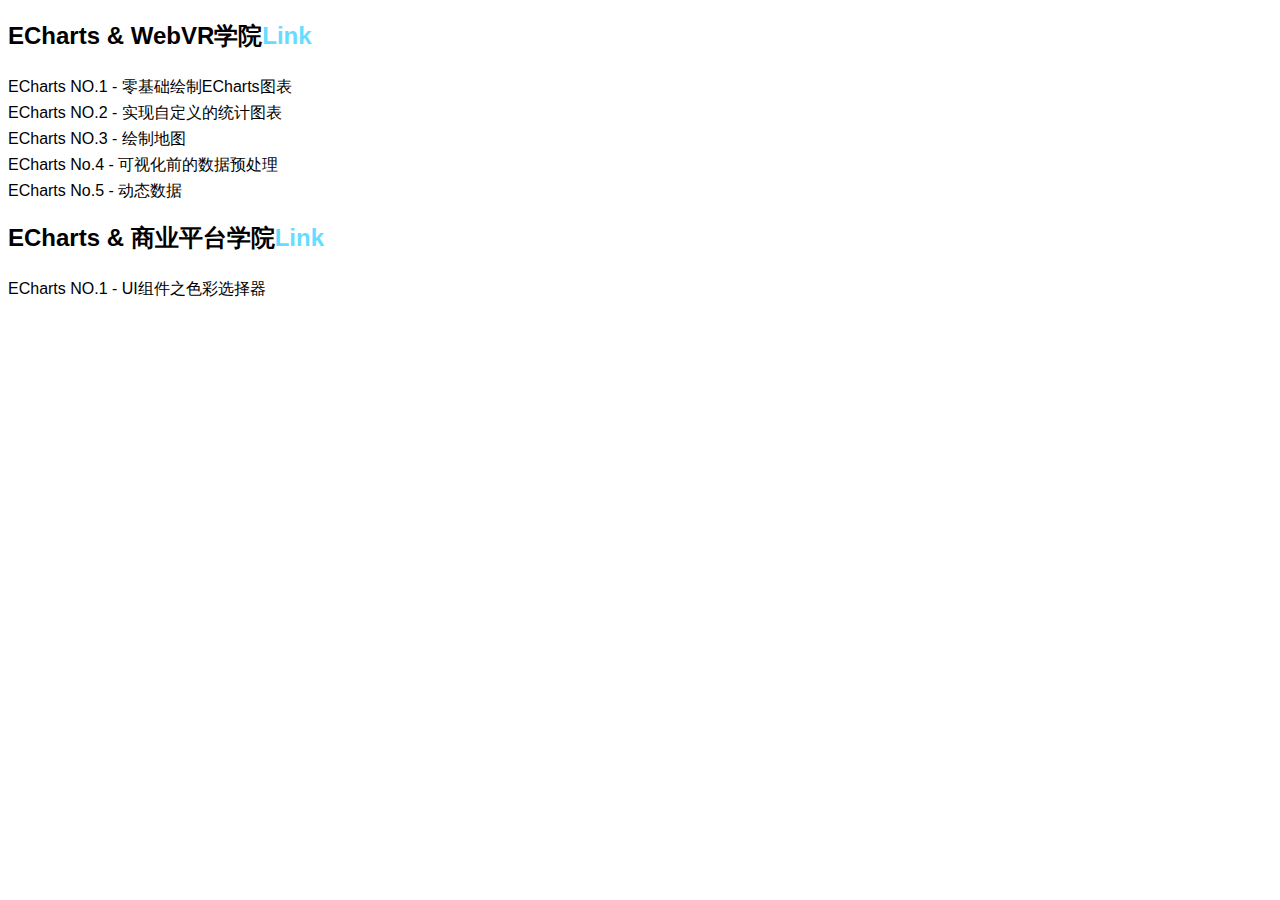
<file: index.html>
<!DOCTYPE html>
<html>
<head>
	<meta charset="utf-8">
	<meta http-equiv="X-UA-Compatible" content="IE=edge">
	<title>IFE2017练习题</title>
	<link rel="stylesheet" href="index.css">
</head>
<body>
	<section class="task">
		<h2>ECharts & WebVR学院<a href="http://ife.baidu.com/college/detail/id/6">Link</a></h2>
		<li><a href="./echart_course/echart01.html">ECharts NO.1 - 零基础绘制ECharts图表</a></li>
		<li><a href="./echart_course/echart02.html">ECharts NO.2 - 实现自定义的统计图表</a></li>
		<li><a href="./echart_course/echart03.html">ECharts NO.3 - 绘制地图</a></li>
		<li><a href="./echart_course/echart04.html">ECharts No.4 - 可视化前的数据预处理</a></li>
		<li><a href="./echart_course/echart05.html">ECharts No.5 - 动态数据</a></li>
	</section>
		<section class="task">
		<h2>ECharts & 商业平台学院<a href="http://ife.baidu.com/college/detail/id/5">Link</a></h2>
		<li><a href="./business_course/color-select.html">ECharts NO.1 - UI组件之色彩选择器</a></li>
	</section>

</body>
</html>
</file>
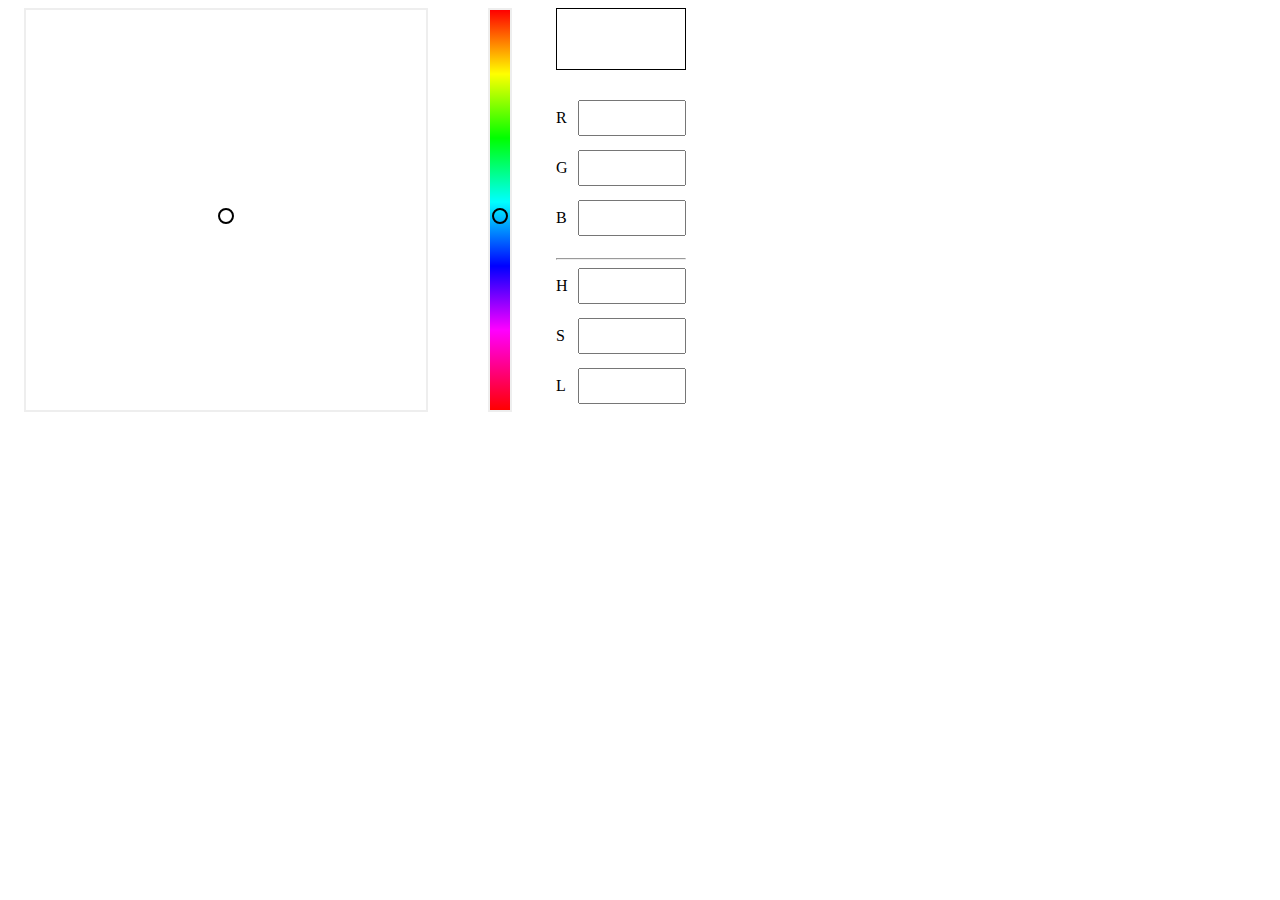
<file: business_course/color-select.html>
<!DOCTYPE html>
<html>
<head>
	<title>UI组件之色彩选择器</title>
	<meta charset="utf-8">
	<link rel="stylesheet" type="text/css" href="color-select.css">
</head>
<body>
<aside class="main">
	<canvas id="main"></canvas>
	<div id="circle1"></div>
</aside>

<aside class="barsel">
	<canvas id="side"></canvas>
	<div id="circle2"></div>
</aside>
<aside>
	<div id="colshow"></div>
	<div class="sel">
		<label for="r-select">R</label>
		<input type="number" id="r-select">
	</div>
	<div class="sel">
		<label for="g-select">G</label>
		<input type="number" id="g-select">
	</div>
	<div class="sel">
		<label for="b-select">B</label>
		<input type="number" id="b-select">
	</div>
	<hr>
	<div class="sel">
		<label for="h-select">H</label>
		<input type="number" id="h-select">
	</div>
	<div class="sel">
		<label for="s-select">S</label>
		<input type="number" id="s-select">
	</div>
	<div class="sel">
		<label for="l-select">L</label>
		<input type="number" id="l-select">
	</div>
</aside>

<script type="text/javascript">
	// 绘制色带
	var sideDom = document.getElementById('side');
	sideDom.height = 400;
	sideDom.width = 20;
	var sideContext = sideDom.getContext("2d");
	var sideGrd = sideContext.createLinearGradient(0,0,0,400);
	var colors = ["rgb(255,0,0)", "rgb(255,255,0)", "rgb(0,255,0)","rgb(0,255,255)", "rgb(0,0,255)", "rgb(255,0,255)"]

	for(var i=0; i<colors.length; i++){
		sideGrd.addColorStop(i*0.16, colors[i]);
	}
	sideGrd.addColorStop(1, colors[0]);
	sideContext.fillStyle = sideGrd;
	sideContext.fillRect(0,0,20,400);
	// 色带监听事件
	var circle1 = document.getElementById("circle1");
	var circle2 = document.getElementById("circle2");
	var colshow = document.getElementById("colshow");
	var isDown = false;
	sideDom.onmousedown = function (event) {
		var event = event || window.event;
		console.log("mousedown");
		isDown = true;
		if (event.offsetY>=0) {
			var imagedates=sideContext.getImageData(10,event.offsetY,1,1).data;
			var color = "rgb(" + imagedates[0] + "," + imagedates[1] + ", " + imagedates[2] + ")";
			// console.log(color);
			drawMain(color);
			update(imagedates);

			console.log(event.offsetX, event.offsetY);
			// circle2.style.visibility = "visible";
			var y = event.offsetY;
			circle2.style.top = y+"px";

			circle1.style.left = "200px";
			circle1.style.top = "200px";
		}
	};

	// sideDom.onmousemove = function (event){
	// 	var event = event || window.event;
	// 	console.log("mousemove");
	// 	if (event.offsetY>=0 && isDown) {
	// 		var imagedates=sideContext.getImageData(10,event.offsetY,1,1).data;
	// 		var color = "rgb(" + imagedates[0] + "," + imagedates[1] + ", " + imagedates[2] + ")";
	// 		// console.log(color);
	// 		drawMain(color);
	// 		update(imagedates);

	// 		// console.log(event.offsetX, event.offsetY);
	// 		circle2.style.visibility = "visible";
	// 		var y = event.offsetY;
	// 		circle2.style.top = y+"px";
	// 	}
	// };
	// sideDom.onmouseup = function (event) {
	// 	var event = event || window.event;
	// 	console.log("mouseup");
	// 	isDown = false;
	// };



	var mainDom = document.getElementById("main");
	main.height = 400;
	main.width = 400;
	var mainContext = mainDom.getContext("2d");


	function drawMain(color){
		var mainGrd = mainContext.createLinearGradient(0,0,400,400);
		mainGrd.addColorStop(0, "white");
		mainGrd.addColorStop(0.5, color);
		mainGrd.addColorStop(1, "black");
		mainContext.fillStyle = mainGrd;
		mainContext.fillRect(0,0,400,400);
	};

	mainDom.onmousedown = function (event){
		var imagedates=mainContext.getImageData(event.offsetX,event.offsetY,1,1).data;
		// console.log("main click" + imagedates);
		update(imagedates);
		// circle1.style.visibility = "visible";
		circle1.style.left = (event.offsetX+4)+"px";
		circle1.style.top = event.offsetY+"px";
	};

	function update(colors){
		var color = "rgb(" + colors[0] + "," + colors[1] + ", " + colors[2] + ")";
		colshow.style.backgroundColor = color;
		var red = colors[0], green = colors[1], blue = colors[2];
		var rInput = document.getElementById("r-select");
		var gInput = document.getElementById("g-select");
		var bInput = document.getElementById("b-select");

		rInput.value = red;
		gInput.value = green;
		bInput.value = blue;

		var hsl = rgbTohsl(red, green, blue);
		var hInput = document.getElementById("h-select");
		var sInput = document.getElementById("s-select");
		var lInput = document.getElementById("l-select");

		hInput.value = hsl[0];
		sInput.value = hsl[1];
		lInput.value = hsl[2];

		var doms = [rInput, gInput, bInput];
		for(var i=0; i<doms.length; i++){
			(function attatch(i){
				var dom = doms[i];
				dom.onchange = function(){
					var val = dom.value;
					colors[i] = val;
					update(colors);
					updateboard(colors);
				};
			})(i);
		};

		var doms2 = [hInput, sInput, lInput];
		var hslcolor = rgbTohsl(colors[0], colors[1], colors[2]);
		// console.log("hslcolor:" + hslcolor);

		for(var i=0; i<doms2.length; i++){
			(function attatch(i){
				var dom = doms2[i];
				dom.onchange = function(){
					var val = dom.value;
					hslcolor[i] = val;
					// console.log("hslcolor:" + hslcolor);

					colors = hslTorgb(hslcolor);
					// console.log("colors:" + colors);
					update(colors);
					updateboard(colors);
				};
			})(i);
		};
	};

	function rgbTohsl(r,g,b){
		r /= 255;
		g /= 255;
		b /= 255;
		var min = Math.min.apply(Array, [r, g, b]),
		max = Math.max.apply(Array, [r, g, b]);
		var h, s, l;
		if (max == min) {
			h = 0;
		}
		else if (max == r && g >= b) {
			h = 60 * (g - b) / (max - min);
		}
		else if (max == r && g < b) {
			h = 60 * (g - b) / (max - min) + 360;
		}
		else if (max == g) {
			h = 60 * (b - r) / (max - min) + 120;
		}
		else if (max == b) {
			h = 60 * (r - g) / (max - min) + 240;
		}
		l = (max + min) / 2;
		if (l == 0 || max == min) {
			s = 0;
		}
		else if (l > 0 && l <= 0.5) {
			s = (max - min) / (2 * l);
		}
		else if (l > 0.5) {
			s = (max - min) / (2 - 2 * l);
		}
		// console.log("hsl" + h + "," + s + ","+l);
		return [Math.round(h), Math.round(s * 100) / 100, Math.round(l * 100) / 100];
	};

	function hslTorgb(hsl){
		var h = hsl[0] - 0,s = hsl[1] - 0,l = hsl[2] - 0;

		var r, g, b;
		if (s == 0) {
		    r = g = b = l;
		}
		else {
			var p, q, k;
			if (l < 0.5) {
			    q = l * (1 + s);
			}
			else if (l >= 0.5) {
			    q = l + s - (l * s);
			}
			p = 2 * l - q;
			k = h / 360;

			r = singleColorCalculation(k + 1 / 3);
			g = singleColorCalculation(k);
			b = singleColorCalculation(k - 1 / 3);
		}

		return [Math.round(r * 255), Math.round(g * 255), Math.round(b * 255)];

		function singleColorCalculation(k) {
			var color;
			if (k < 0) {
			    k += 1;
			}
			if (k > 1) {
			    k -= 1;
			}

			if (k * 6 < 1) {
			    color = p + ((q - p) * 6 * k);
			}
			else if (k * 6 >= 1 && k < 0.5) {
			    color = q;
			}
			else if (k >= 0.5 && 3 * k < 2) {
			    color = p + ((q - p) * 6 * (2 / 3 - k));
			}
			else {
			    color = p;
			}
			return color;
		}
	}

	function updateboard(color){
		var newcolor = "rgb(" + color[0] + "," + color[1] + ", " + color[2] + ")";
		drawMain(newcolor);
	}

</script>
</body>
</html>
</file>
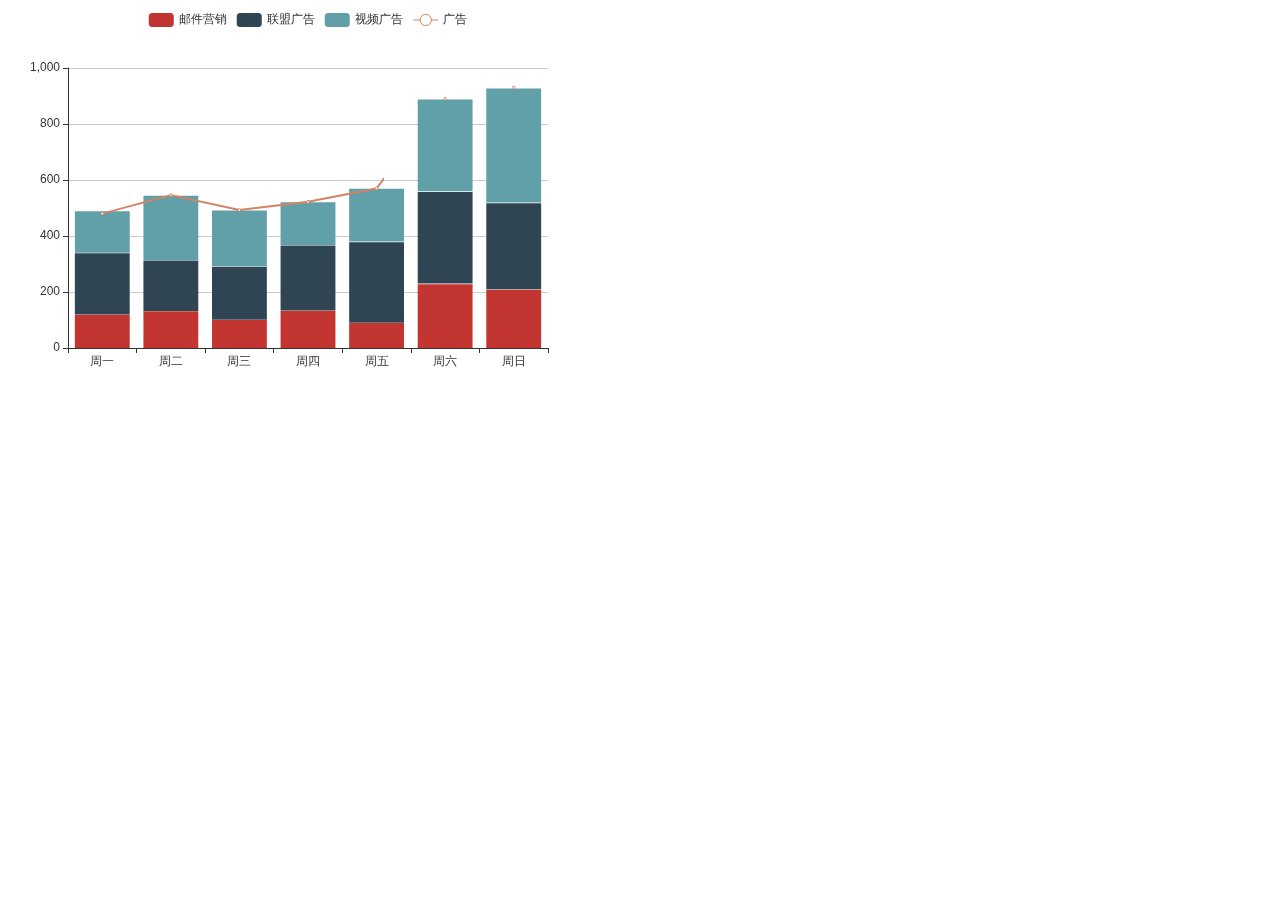
<file: echart_course/echart01.html>
<!DOCTYPE html>
<html>
<head>
    <meta charset="utf-8">
    <title>ECharts NO.1 - 零基础绘制ECharts图表</title>
    <!-- 引入 echarts.js -->
    <script src="echarts.min.js"></script>
</head>
<body>
    <!-- 为ECharts准备一个具备大小（宽高）的Dom -->
    <div id="main" style="width: 600px;height:400px;"></div>
    <script type="text/javascript">
        // 基于准备好的dom，初始化echarts实例
        var myChart = echarts.init(document.getElementById('main'));

        // 指定图表的配置项和数据
        var option = {
            title: {
                show: false
            },
            tooltip: {},
            legend: {
                data:['邮件营销','联盟广告','视频广告','广告'],
            },
            xAxis : [
                {
                    type : 'category',
                    data : ['周一','周二','周三','周四','周五','周六','周日']
                }
            ],
            yAxis : [
                {
                    type : 'value'
                }
            ],
            series: [
                {
                    name:'邮件营销',
                    type:'bar',
                    stack: '广告',
                    data:[120, 132, 101, 134, 90, 230, 210]
                },
                {
                    name:'联盟广告',
                    type:'bar',
                    stack: '广告',
                    data:[220, 182, 191, 234, 290, 330, 310]
                },
                {
                    name:'视频广告',
                    type:'bar',
                    stack: '广告',
                    data:[150, 232, 201, 154, 190, 330, 410]
                },
                {
                    name:'广告',
                    type:'line',
                    data:[480, 546, 493, 522, 570, 890, 930]
                }
            ]
        };

        // 使用刚指定的配置项和数据显示图表。
        myChart.setOption(option);
    </script>
</body>
</html>
</file>
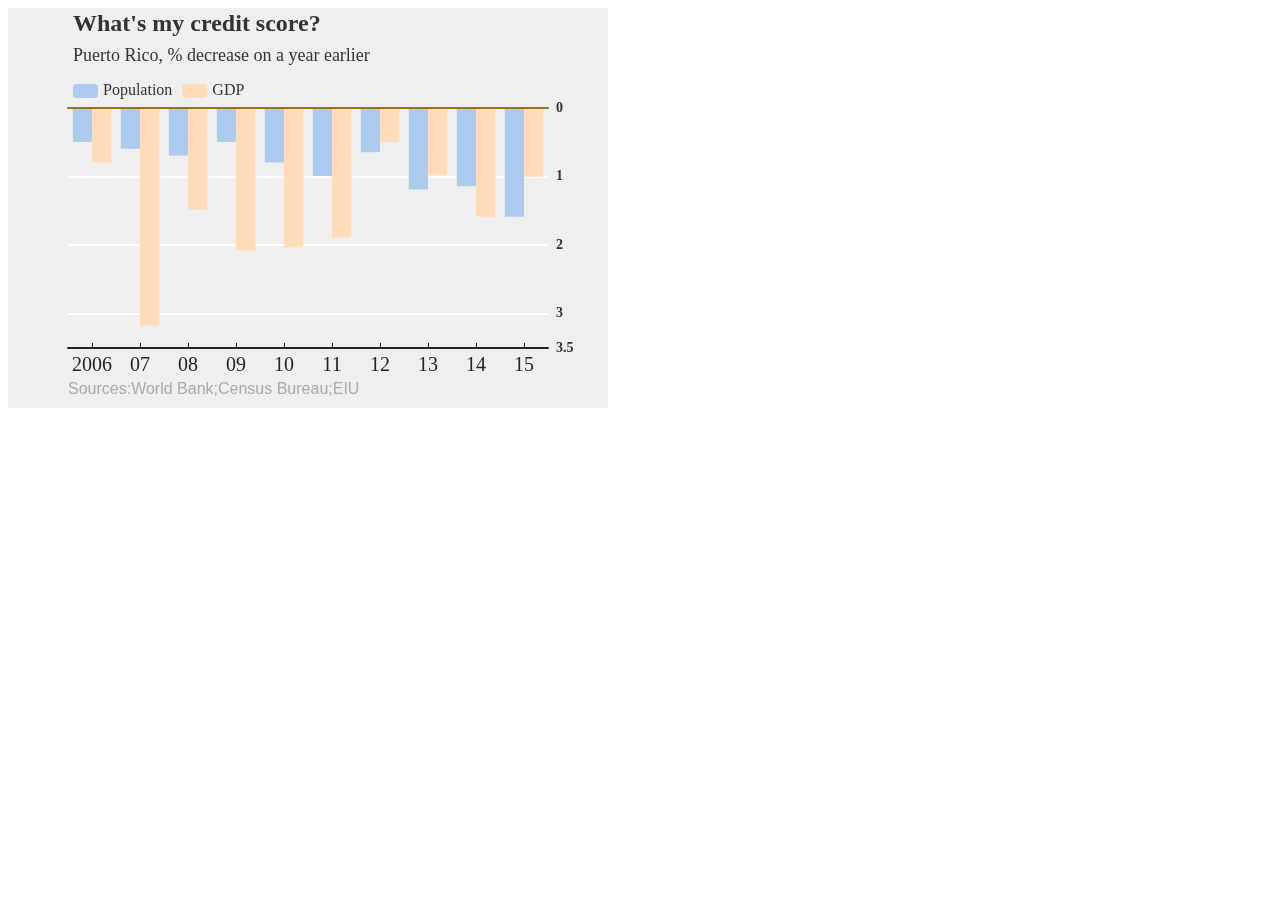
<file: echart_course/echart02.html>
<!DOCTYPE html>
<html>
<head>
    <meta charset="utf-8">
    <title>ECharts NO.2 - 实现自定义的统计图表</title>
    <!-- 引入 echarts.js -->
    <script src="echarts.min.js"></script>
</head>
<body>
    <!-- 为ECharts准备一个具备大小（宽高）的Dom -->
    <div id="main" style="width: 600px;height:400px;"></div>
    <script type="text/javascript">
        // 基于准备好的dom，初始化echarts实例
        var myChart = echarts.init(document.getElementById('main'));

        // 指定图表的配置项和数据
        var option = {
            title: {
                show: true,
                text: "What's my credit score?",
                textStyle:{
                    fontSize: 24
                },
                subtext: "Puerto Rico, % decrease on a year earlier",
                subtextStyle:{
                    color: '#333',
                    fontSize: 18,
                },
                left: '10%',
            },
            tooltip: {},
            legend: {
                data:['Population','GDP'],
                top: 70,
                left: '10%',
            },
            color: ['#adcbef', '#fedcba'],
            backgroundColor: '#efefef',
            textStyle:{
                fontFamily:["微软雅黑"],
                fontSize: 16,
            },
            grid:{
                top: 100,
            },
            xAxis : [
                {
                    type : 'category',
                    data : ['2006','07','08','09','10','11','12', '13','14', '15'],
                    position: 'bottom',
                    axisLine:{
                        lineStyle:{
                            color: "#222",
                            width: 2,
                        },
                        onZero: false,
                    },
                    axisTick:{
                        alignWithLabel: true,
                        inside: true,
                        lineStyle:{
                            color: "#222",
                        }
                    },
                    axisLabel:{
                        textStyle:{
                            fontSize:20,
                        },
                        interval: 0,
                    }
                },{
                    axisLine: {
                        lineStyle: {
                            color: '#927419',
                            width: 2
                        }
                    },
                    z: 5
                }
            ],
            yAxis : [
                {
                    type : 'value',
                    inverse: 'true',
                    min: 0,
                    max: 3.5,
                    interval: 1,
                    position: 'right',
                    axisLine:{
                        show: false,
                    },
                    axisTick:{
                        show: false,
                    },
                    axisLabel:{
                        textStyle:{
                            fontWeight: 'bold',
                            fontSize: 14
                        },
                        interval: 1,
                    },
                    splitLine:{
                        lineStyle:{
                            color: '#FFF',
                            width: 2
                        }
                    }
                }
            ],
            series: [
                {
                    name:'Population',
                    type:'bar',
                    data:[0.5, 0.6, 0.7, 0.5, 0.8, 1.0, 0.65, 1.2, 1.15, 1.6],
                    barGap:'0',
                },
                {
                    name:'GDP',
                    type:'bar',
                    data:[0.8, 3.2, 1.5, 2.1, 2.05, 1.9, 0.5, 0.98, 1.6, 1.01],
                }
            ],
            graphic:{
                type:'text',
                style:{
                    text:'Sources:World Bank;Census Bureau;EIU',
                    font:'16px sans-serif',
                    fill:'#aaaaaa'
                },
                bottom:10,
                left:'10%',
            }
        };

        // 使用刚指定的配置项和数据显示图表。
        myChart.setOption(option);
    </script>
</body>
</html>
</file>
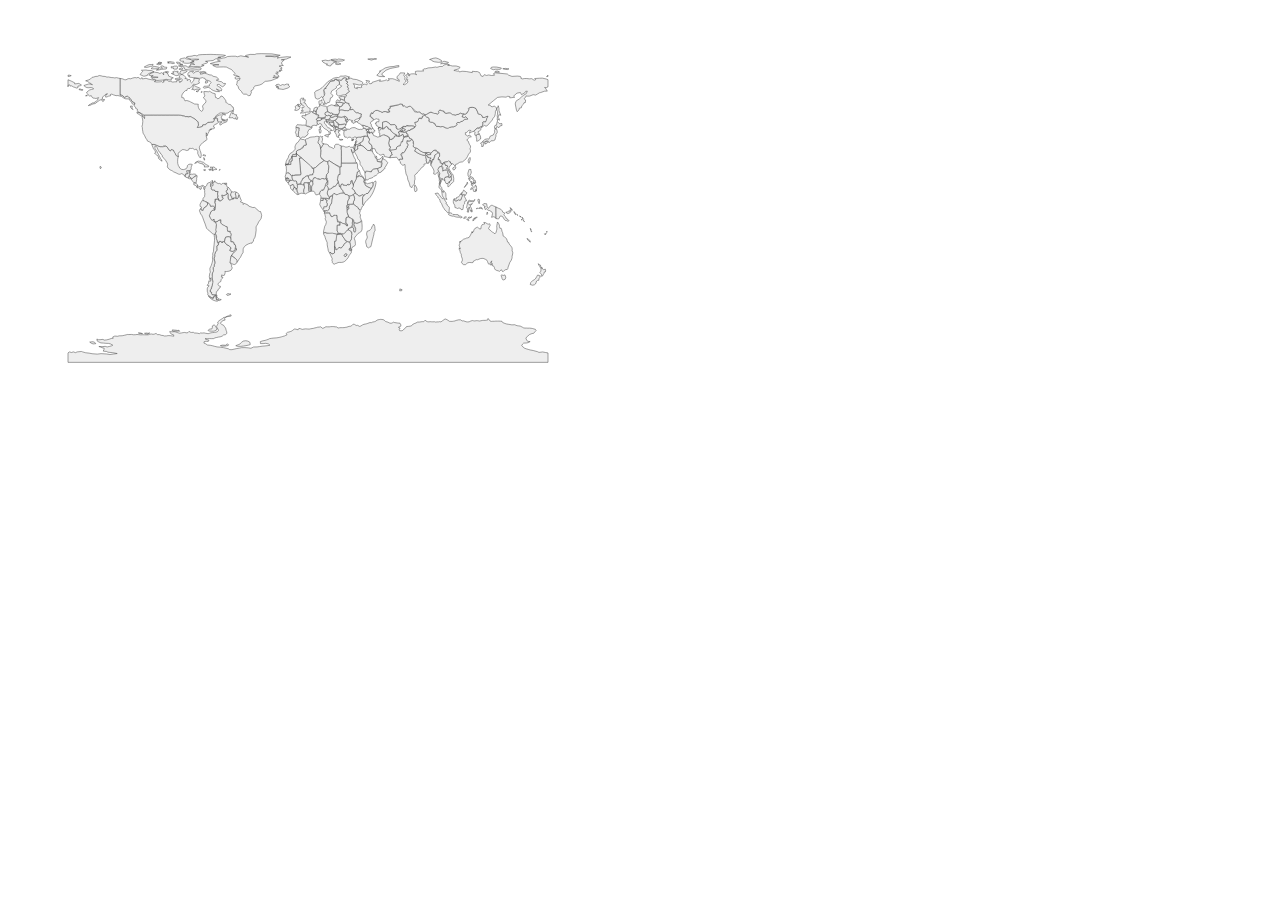
<file: echart_course/echart03.html>
<!DOCTYPE html>
<html>
<head>
    <meta charset="utf-8">
    <title>ECharts NO.3 - 绘制地图</title>
    <!-- 引入 echarts.js -->
    <script src="echarts.min.js"></script>
    <script src="jquery-3.1.1.min.js"></script>
</head>
<body>
    <!-- 为ECharts准备一个具备大小（宽高）的Dom -->
    <div id="main" style="width: 600px;height:400px;"></div>
    <script type="text/javascript">
        $.get('./map/world.json', function (worldJson) {
            echarts.registerMap('word', worldJson);
            var chart = echarts.init(document.getElementById('main'));
            chart.setOption({
                series: [{
                    type: 'map',
                    map: 'word'
                }]
            });
        });
    </script>
</body>
</html>
</file>
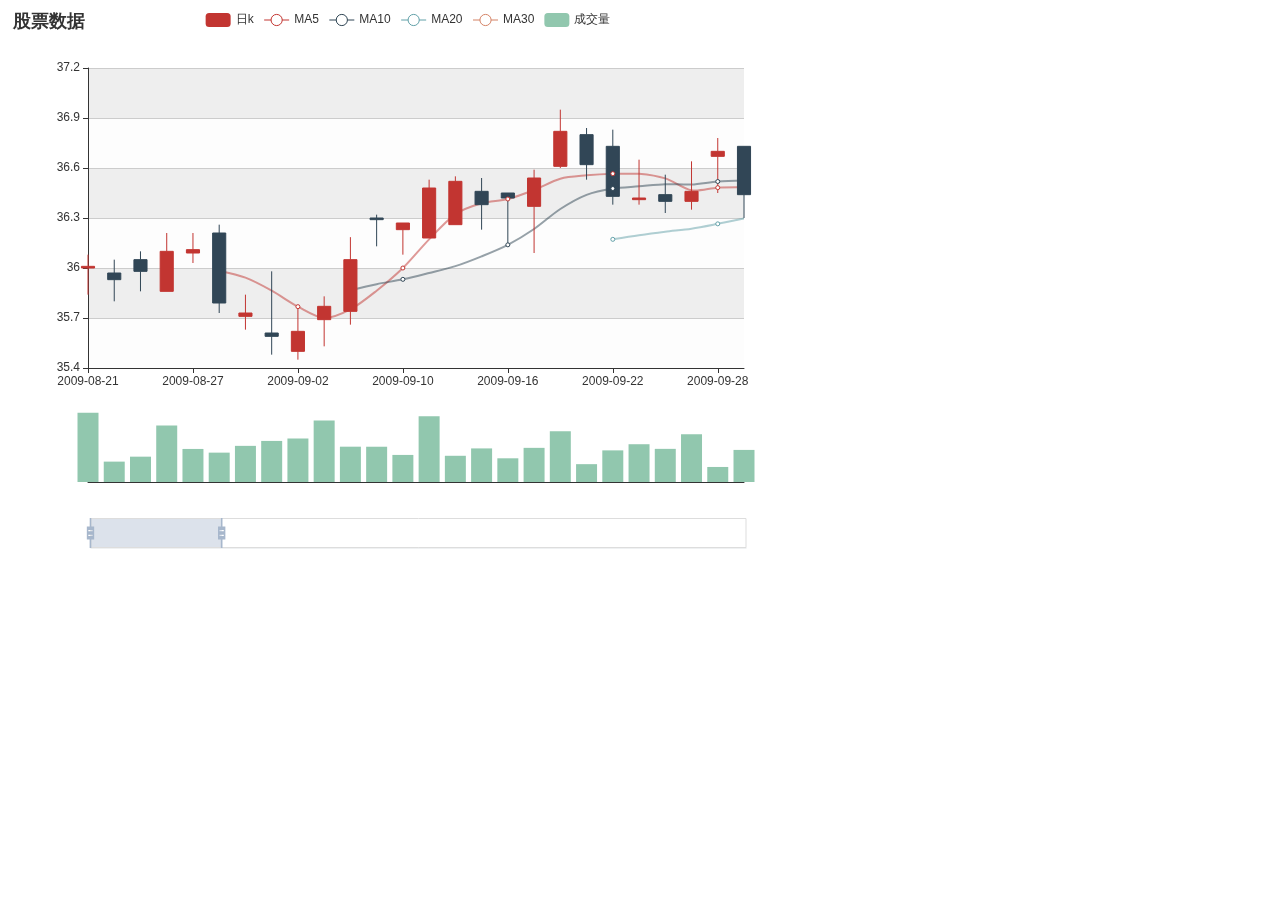
<file: echart_course/echart04.html>
<!DOCTYPE html>
<html>
<head>
    <meta charset="utf-8">
    <title>ECharts No.4 - 可视化前的数据预处理</title>
    <!-- 引入 echarts.js -->
    <script src="echarts.min.js"></script>
    <script src="jquery-3.1.1.min.js"></script>
</head>
<body>
    <!-- 为ECharts准备一个具备大小（宽高）的Dom -->
    <div id="main" style="width: 800px;height:600px;"></div>
    <script type="text/javascript">
        var myChart = echarts.init(document.getElementById('main'));
        myChart.showLoading();

        function formatterData(kdata) {
            var categoryData = [];
            var values = [];
            var volumns = [];
            var pattern = /(\d{4})(\d{2})(\d{2})/;
            for(var i = 0, len = kdata.length; i < len; i++){
                var a = kdata[i].Date;
                var newDate = a.replace(pattern, '$1-$2-$3');
                categoryData.push(newDate);
                values.push([kdata[i].Open,kdata[i].Close,kdata[i].Low,kdata[i].High]);
                volumns.push(kdata[i].Volume);
            }
            return {
                categoryData: categoryData,
                values: values,
                volumns: volumns
            };
        }

        function calculateMA(dayCount, data) {
            var result = [];
            for (var i = 0, len = data.values.length; i < len; i++) {
                if (i < dayCount) {
                    result.push('-');
                    continue;
                }
                var sum = 0;
                for (var j = 0; j < dayCount; j++) {
                    sum += parseFloat(data.values[i - j][1]);
                    console.log(typeof sum);
                }
                result.push(+(sum / dayCount).toFixed(3));
            }
            return result;
        }


        $.get('./data/PBG.json', function (kdata) {
            var data = formatterData(kdata);
            myChart.hideLoading();
            var option = {
                backgroundColor: '#fff',
                animation: false,
                title: {
                    text: '股票数据'
                },
                legend: {
                    data: ['日k','MA5', 'MA10', 'MA20', 'MA30','成交量']
                },
                tooltip: {
                    trigger: 'axis',
                    axisPointer: {
                        type: 'line'
                    }
                },
                grid: [
                    {
                        left: '10%',
                        right: '8%',
                        height: '50%'
                    },
                    {
                        left: '10%',
                        right: '8%',
                        top: '63%',
                        height: '16%'
                    }
                ],
                dataZoom: [
                    {
                        type: 'inside',
                        xAxisIndex: [0, 1],
                        start: 0,
                        end: 20
                    },
                    {
                        show: true,
                        xAxisIndex: [0, 1],
                        type: 'slider',
                        top: '85%',
                        start: 0,
                        end: 20
                    }
                ],
                xAxis: [
                    {
                        type: 'category',
                        data: data.categoryData,
                        scale: true,
                        boundaryGap : false,
                        axisLine: {onZero: false},
                        splitLine: {show: false},
                        splitNumber: 20,
                        min: 'dataMin',
                        max: 'dataMax'
                    },
                    {
                        type: 'category',
                        gridIndex: 1,
                        data: data.categoryData,
                        scale: true,
                        boundaryGap : false,
                        axisLine: {onZero: false},
                        axisTick: {show: false},
                        splitLine: {show: false},
                        axisLabel: {show: false},
                        splitNumber: 20,
                        min: 'dataMin',
                        max: 'dataMax'
                    }
                ],
                yAxis: [
                    {
                        scale: true,
                        splitArea: {
                            show: true
                        }
                    },
                    {
                        scale: true,
                        gridIndex: 1,
                        splitNumber: 2,
                        axisLabel: {show: false},
                        axisLine: {show: false},
                        axisTick: {show: false},
                        splitLine: {show: false}
                    }
                ],
                series: [
                    {
                        name: '日k',
                        type: 'candlestick',
                        data: data.values,
                        itemStyle: {
                            normal: {
                                borderColor: null,
                                borderColor0: null
                            }
                        },
                        tooltip: {
                            formatter: function (param) {
                                var param = param[0];
                                return [
                                    'Date: ' + param.name + '<hr size=1 style="margin: 3px 0">',
                                    'Open: ' + param.data[0] + '<br/>',
                                    'Close: ' + param.data[1] + '<br/>',
                                    'Lowest: ' + param.data[2] + '<br/>',
                                    'Highest: ' + param.data[3] + '<br/>'
                                ].join('');
                            }
                        }
                    },
                    {
                        name: 'MA5',
                        type: 'line',
                        data: calculateMA(5, data),
                        smooth: true,
                        lineStyle: {
                            normal: {opacity: 0.5}
                        }
                    },
                    {
                        name: 'MA10',
                        type: 'line',
                        data: calculateMA(10, data),
                        smooth: true,
                        lineStyle: {
                            normal: {opacity: 0.5}
                        }
                    },
                    {
                        name: 'MA20',
                        type: 'line',
                        data: calculateMA(20, data),
                        smooth: true,
                        lineStyle: {
                            normal: {opacity: 0.5}
                        }
                    },
                    {
                        name: 'MA30',
                        type: 'line',
                        data: calculateMA(30, data),
                        smooth: true,
                        lineStyle: {
                            normal: {opacity: 0.5}
                        }
                    },
                    {
                        name: '成交量',
                        type: 'bar',
                        xAxisIndex: 1,
                        yAxisIndex: 1,
                        data: data.volumns
                    }
                ]
            };
            myChart.setOption(option);
        });
    </script>
</body>
</html>
</file>
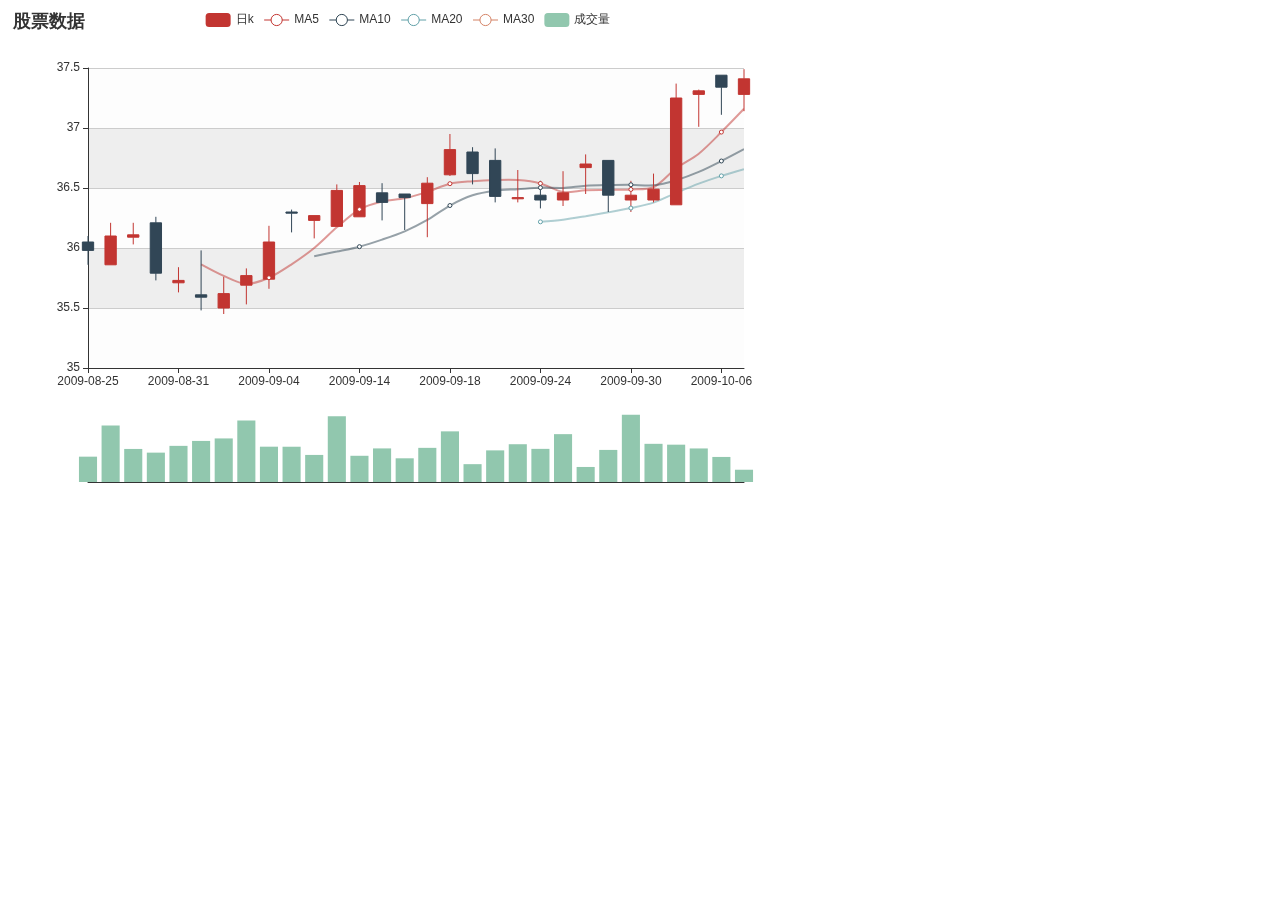
<file: echart_course/echart05.html>
<!DOCTYPE html>
<html>
<head>
    <meta charset="utf-8">
    <title>ECharts No.5 - 动态数据</title>
    <!-- 引入 echarts.js -->
    <script src="echarts.min.js"></script>
    <script src="jquery-3.1.1.min.js"></script>
</head>
<body>
    <!-- 为ECharts准备一个具备大小（宽高）的Dom -->
    <div id="main" style="width: 800px;height:600px;"></div>
    <script type="text/javascript">
        var myChart = echarts.init(document.getElementById('main'));
        myChart.showLoading();

        function formatterData(kdata) {
            var categoryData = [];
            var values = [];
            var volumns = [];
            var pattern = /(\d{4})(\d{2})(\d{2})/;
            for(var i = 0, len = kdata.length; i < len; i++){
                var a = kdata[i].Date;
                var newDate = a.replace(pattern, '$1-$2-$3');
                categoryData.push(newDate);
                values.push([kdata[i].Open,kdata[i].Close,kdata[i].Low,kdata[i].High]);
                volumns.push(kdata[i].Volume);
            }
            return {
                categoryData: categoryData,
                values: values,
                volumns: volumns
            };
        }

        function calculateMA(dayCount, data) {
            var result = [];
            for (var i = 0, len = data.values.length; i < len; i++) {
                if (i < dayCount) {
                    result.push('-');
                    continue;
                }
                var sum = 0;
                for (var j = 0; j < dayCount; j++) {
                    sum += parseFloat(data.values[i - j][1]);
                    // console.log(typeof sum);
                }
                result.push(+(sum / dayCount).toFixed(3));
            }
            return result;
        }

        $.get('./data/PBG.json', function (kdata) {

            var flag = 0;
            var showData = formatterData(kdata.slice(0,200));
            var myInterval;
            function addData() {
                if(flag+30 < kdata.length){
                    showData = formatterData(kdata.slice(flag,flag+30));
                    flag += 1;
                }else{
                    window.clearInterval(myInterval);
                }
            }
            myChart.hideLoading();
            var option = {
                backgroundColor: '#fff',
                animation: false,
                title: {
                    text: '股票数据'
                },
                legend: {
                    data: ['日k','MA5', 'MA10', 'MA20', 'MA30','成交量']
                },
                tooltip: {
                    trigger: 'axis',
                    axisPointer: {
                        type: 'line'
                    }
                },
                grid: [
                    {
                        left: '10%',
                        right: '8%',
                        height: '50%'
                    },
                    {
                        left: '10%',
                        right: '8%',
                        top: '63%',
                        height: '16%'
                    }
                ],
                xAxis: [
                    {
                        type: 'category',
                        data: showData.categoryData,
                        scale: true,
                        boundaryGap : false,
                        axisLine: {onZero: false},
                        splitLine: {show: false},
                        splitNumber: 20,
                        min: 'dataMin',
                        max: 'dataMax'
                    },
                    {
                        type: 'category',
                        gridIndex: 1,
                        data: showData.categoryData,
                        scale: true,
                        boundaryGap : false,
                        axisLine: {onZero: false},
                        axisTick: {show: false},
                        splitLine: {show: false},
                        axisLabel: {show: false},
                        splitNumber: 20,
                        min: 'dataMin',
                        max: 'dataMax'
                    }
                ],
                yAxis: [
                    {
                        scale: true,
                        splitArea: {
                            show: true
                        }
                    },
                    {
                        scale: true,
                        gridIndex: 1,
                        splitNumber: 2,
                        axisLabel: {show: false},
                        axisLine: {show: false},
                        axisTick: {show: false},
                        splitLine: {show: false}
                    }
                ],
                series: [
                    {
                        name: '日k',
                        type: 'candlestick',
                        data: showData.values,
                        itemStyle: {
                            normal: {
                                borderColor: null,
                                borderColor0: null
                            }
                        },
                        tooltip: {
                            formatter: function (param) {
                                var param = param[0];
                                return [
                                    'Date: ' + param.name + '<hr size=1 style="margin: 3px 0">',
                                    'Open: ' + param.data[0] + '<br/>',
                                    'Close: ' + param.data[1] + '<br/>',
                                    'Lowest: ' + param.data[2] + '<br/>',
                                    'Highest: ' + param.data[3] + '<br/>'
                                ].join('');
                            }
                        }
                    },
                    {
                        name: 'MA5',
                        type: 'line',
                        data: calculateMA(5, showData),
                        smooth: true,
                        lineStyle: {
                            normal: {opacity: 0.5}
                        }
                    },
                    {
                        name: 'MA10',
                        type: 'line',
                        data: calculateMA(10, showData),
                        smooth: true,
                        lineStyle: {
                            normal: {opacity: 0.5}
                        }
                    },
                    {
                        name: 'MA20',
                        type: 'line',
                        data: calculateMA(20, showData),
                        smooth: true,
                        lineStyle: {
                            normal: {opacity: 0.5}
                        }
                    },
                    {
                        name: 'MA30',
                        type: 'line',
                        data: calculateMA(30, showData),
                        smooth: true,
                        lineStyle: {
                            normal: {opacity: 0.5}
                        }
                    },
                    {
                        name: '成交量',
                        type: 'bar',
                        xAxisIndex: 1,
                        yAxisIndex: 1,
                        data: showData.volumns
                    }
                ]
            };
            myInterval = setInterval(function () {
                addData();
                myChart.setOption({
                    xAxis: {
                        data: showData.categoryData
                    },
                    series: [{
                        name: '日k',
                        data: showData.values
                    },
                    {
                        name: 'MA5',
                        data: calculateMA(5, showData)
                    },
                    {
                        name: 'MA10',
                        data: calculateMA(10, showData)
                    },
                    {
                        name: 'MA20',
                        data: calculateMA(20, showData),
                    },
                    {
                        name: 'MA30',
                        data: calculateMA(30, showData),
                    },
                    {
                        name: '成交量',
                        data: showData.volumns
                    }]
                });
            }, 200);;
            myChart.setOption(option);
        });
    </script>
</body>
</html>
</file>
<file: index.css>
* {
	font-family: Microsoft YaHei, sans-serif;
}

a {
	color: #66DDFF;
	text-decoration: none;
}

li{
	list-style: none;
	padding-top: 5px;
}

li > a {
	color: #000;
	text-decoration: none;
}

li a:hover {
	color: #66DDFF;
}
</file>
<file: business_course/color-select.css>
.main{
	position: relative;
}

#main{
	border: solid 2px #eee;
}

#circle1{
	/*visibility: hidden;*/
	display: inline-block;
	width: 12px;
	height: 12px;
	border-radius: 12px;
	border: solid 2px #000;
	position: relative;
	float: left;
	left: 50%;
	top: 200px;
}

.barsel{
	position: relative;
}

#side{
	margin: 0 40px;
	border: solid 2px #eee;
}

#circle2{
	/*visibility: hidden;*/
	width: 12px;
	height: 12px;
	border-radius: 12px;
	border: solid 2px #000;
	position: relative;
	float: left;
	left: 50%;
	top: 200px;
}

aside{
/*	width: 250px;*/
	display: inline-block;
	vertical-align: top;
}

.sel{
	display: table-row;
	height: 50px;
}

.sel label{
	display: table-cell;
}

aside input{
	margin-left: 10px;
	display: table-cell;
	width: 100px;
	height: 30px;
}

#colshow{
	/*display: table-cell;*/
	border: solid 1px black;
	height: 60px;
	margin-bottom: 30px;
}
</file>
